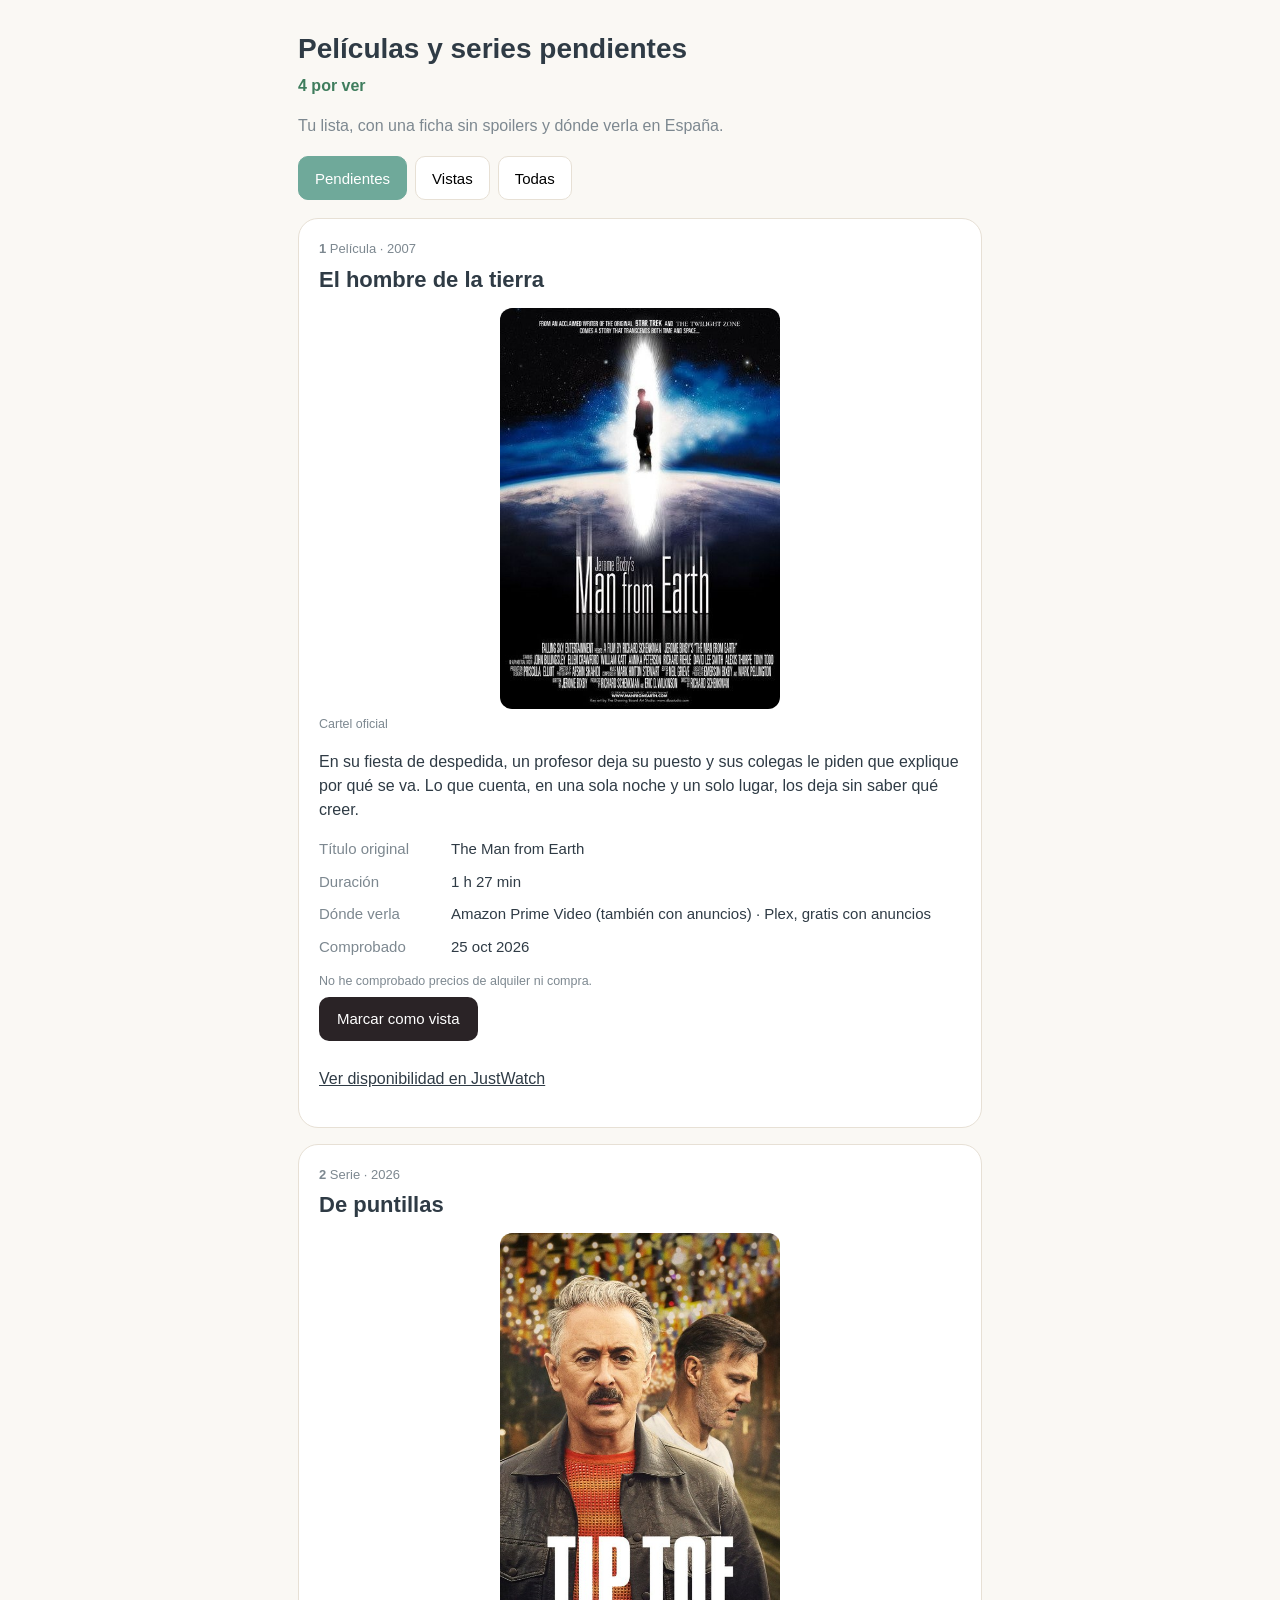
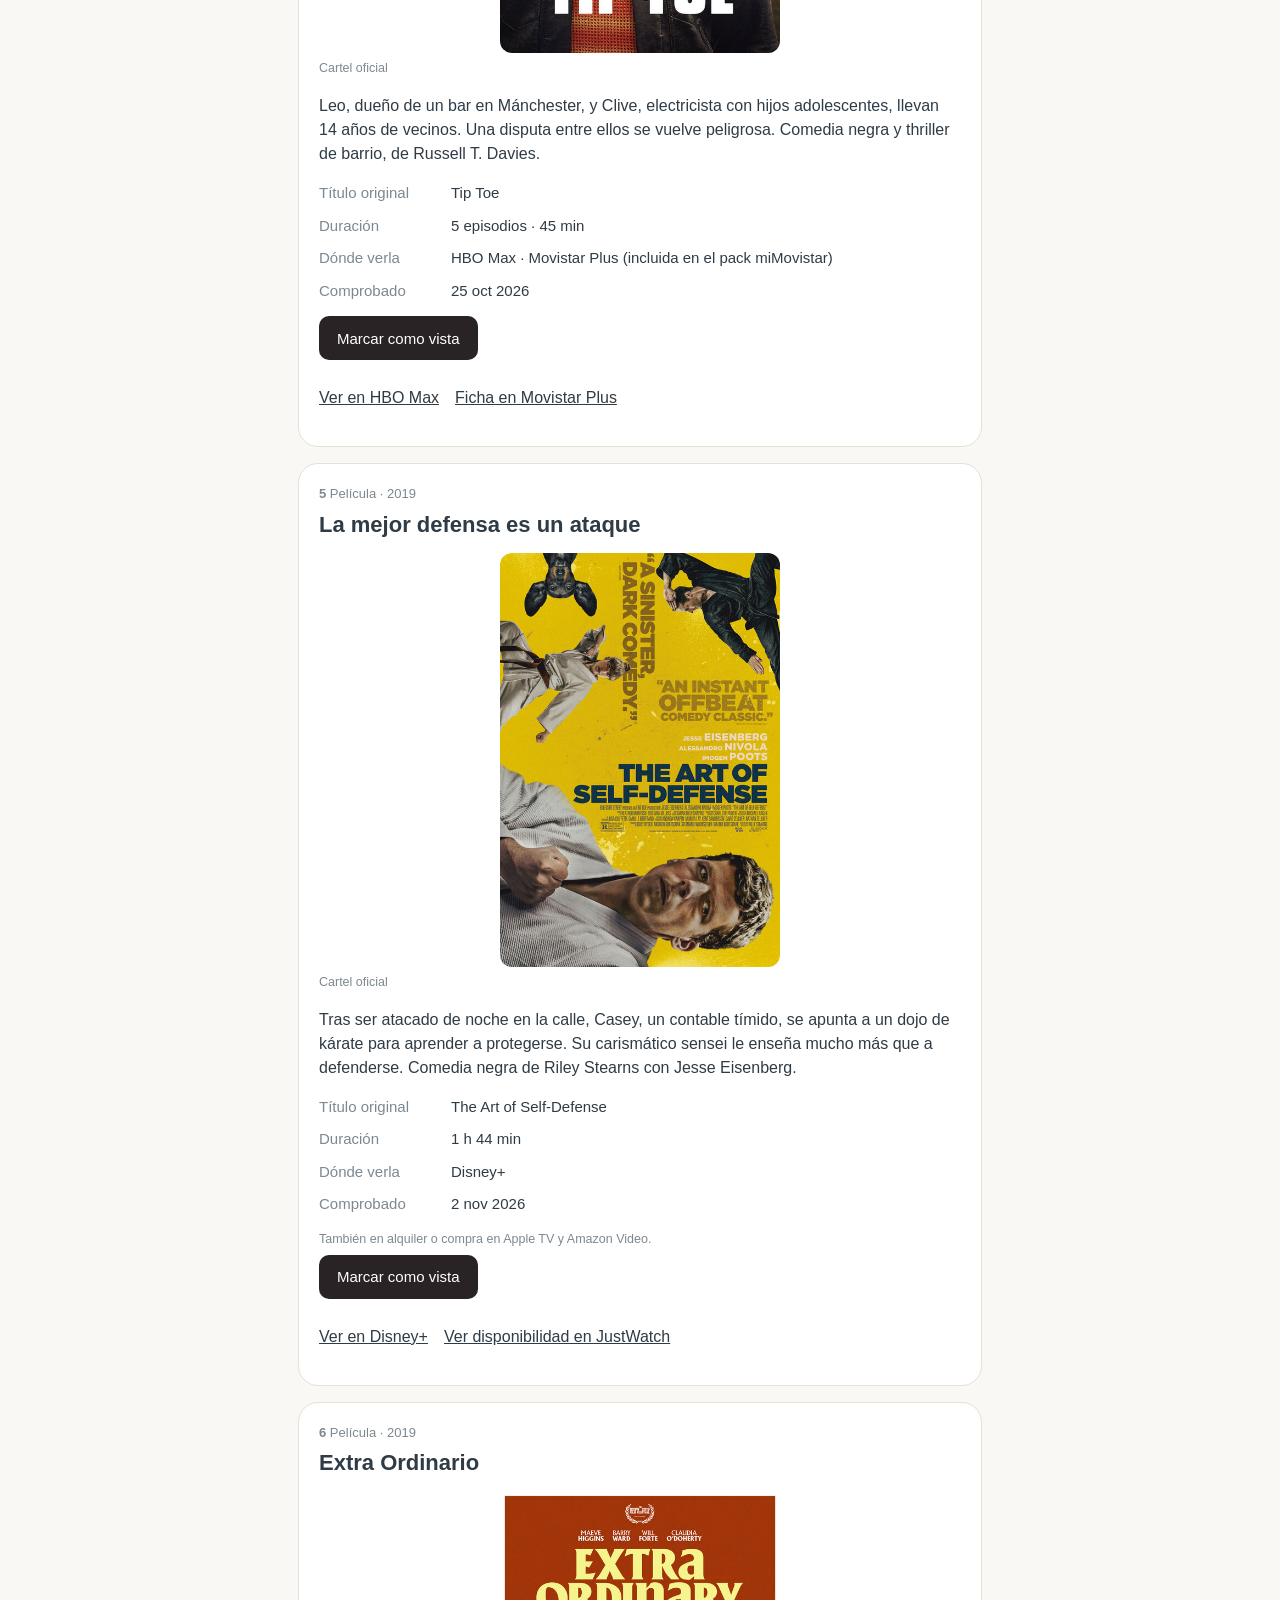
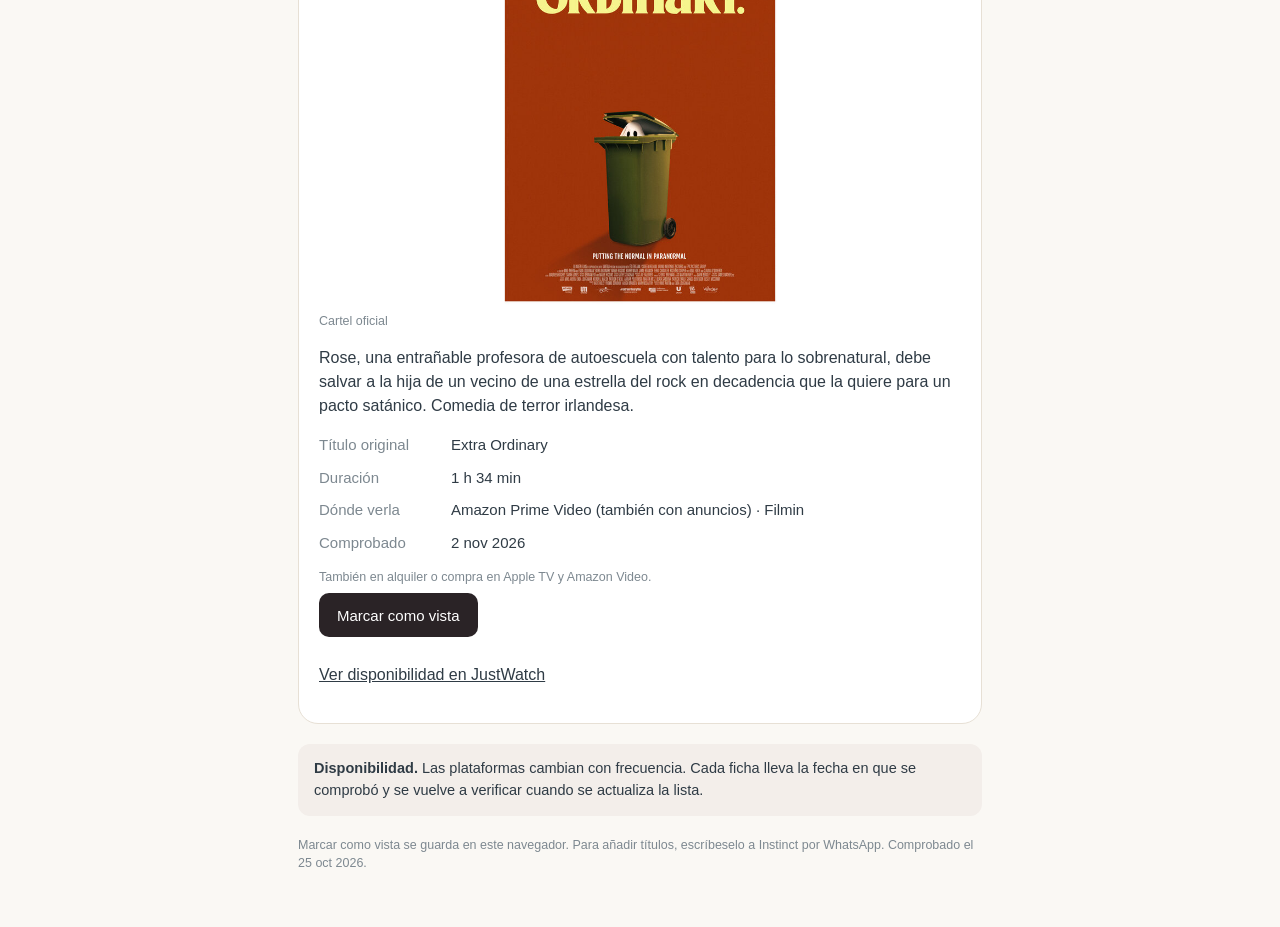
<file: index.html>
<!doctype html>
<html lang="es"><head><meta charset="utf-8"><meta name="viewport" content="width=device-width,initial-scale=1">
<title>Películas y series pendientes</title><link rel="stylesheet" href="app.css"></head>
<body><div id="root"></div><script src="5-app.js"></script></body></html>
</file>
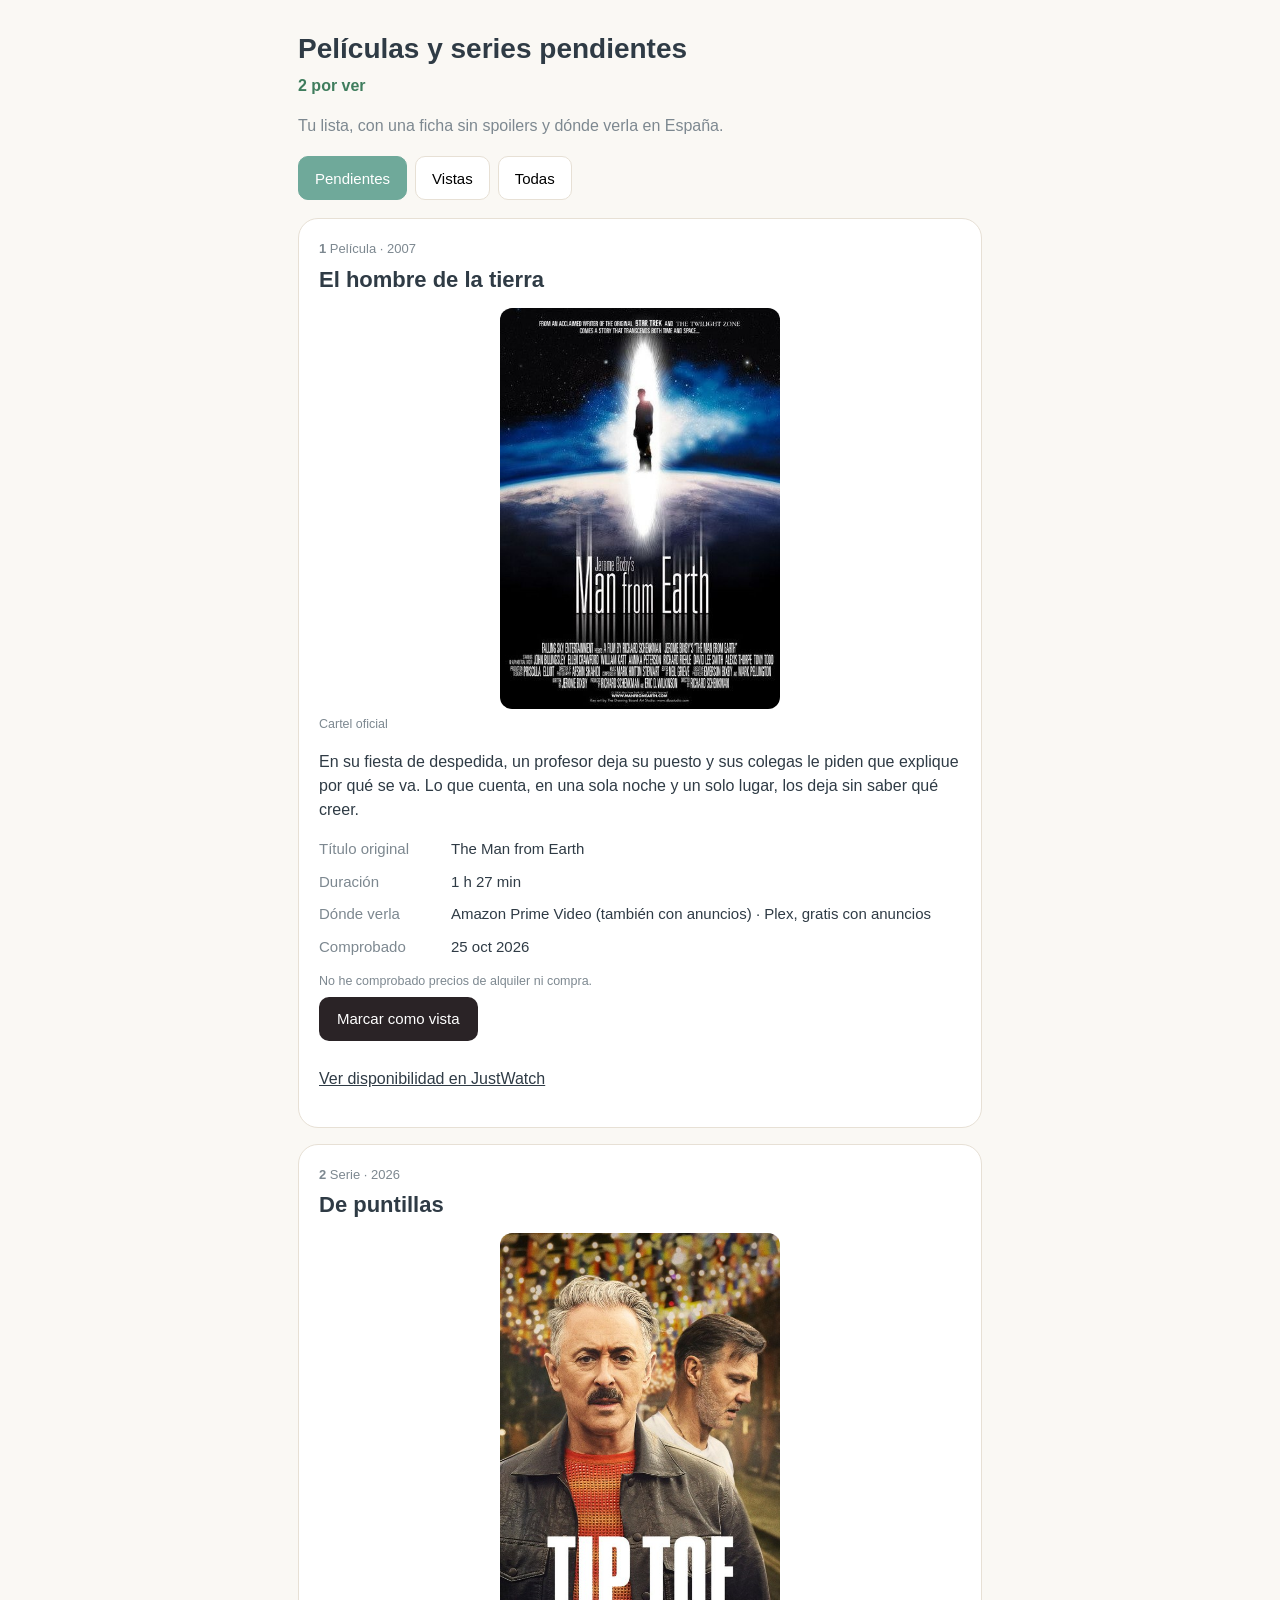
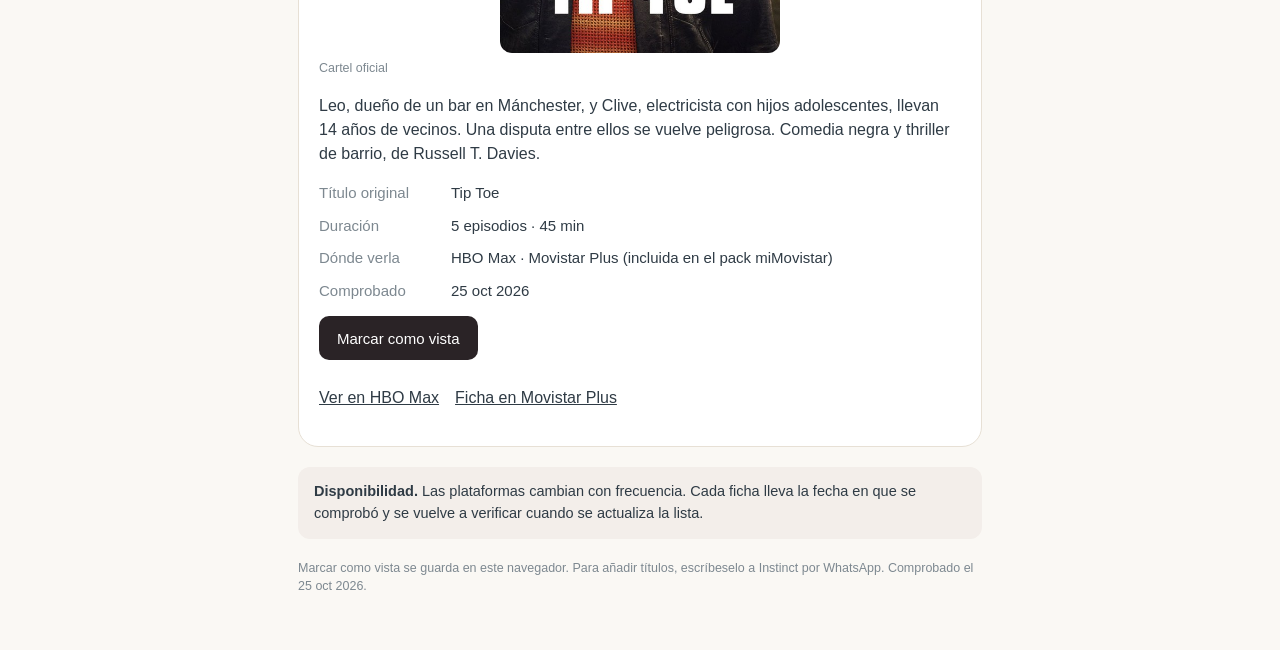
<file: 7-index.html>
<!doctype html>
<html lang="es"><head><meta charset="utf-8"><meta name="viewport" content="width=device-width,initial-scale=1">
<title>Películas y series pendientes</title><link rel="stylesheet" href="app.css"></head>
<body><div id="root"></div><script src="app.js"></script></body></html>
</file>
<file: app.css>
*{box-sizing:border-box}body{margin:0;background:#faf8f4;color:#2f3b45;font-family:-apple-system,BlinkMacSystemFont,"Segoe UI",Roboto,Arial,sans-serif;line-height:1.5}
.wrap{max-width:720px;margin:0 auto;padding:28px 18px 48px}h1{font-size:28px;margin:0 0 4px}.count{color:#3f7d5d;font-weight:700;margin:0}.sub{color:#7d8890}
.seg{display:flex;gap:8px;margin:18px 0}.seg button{border:1px solid #e7e0d5;background:#fff;border-radius:10px;padding:10px 16px;font-size:15px;min-height:44px}.seg .on{background:#6fa99a;color:#fff;border-color:#6fa99a}
.card{background:#fff;border:1px solid #e7e0d5;border-radius:20px;padding:20px;margin:16px 0}.card h2{font-size:22px;margin:4px 0 12px}.meta{font-size:13px;color:#7d8890}
.card img{width:100%;border-radius:12px;display:block}.credit{font-size:12.5px;color:#7d8890;margin:6px 0}
dl{display:grid;grid-template-columns:120px 1fr;gap:10px 12px;margin:14px 0;font-size:15px}dt{color:#7d8890}dd{margin:0}
.primary{background:#2a2326;color:#fff;border:0;border-radius:10px;padding:12px 18px;font-size:15px;min-height:44px}.links a{display:inline-block;margin:10px 16px 0 0;color:#2f3b45}
.warn{background:#f3eeea;border-radius:12px;padding:14px 16px;margin:20px 0;font-size:14.5px}

.card img{max-width:280px;margin:0 auto}
</file>
